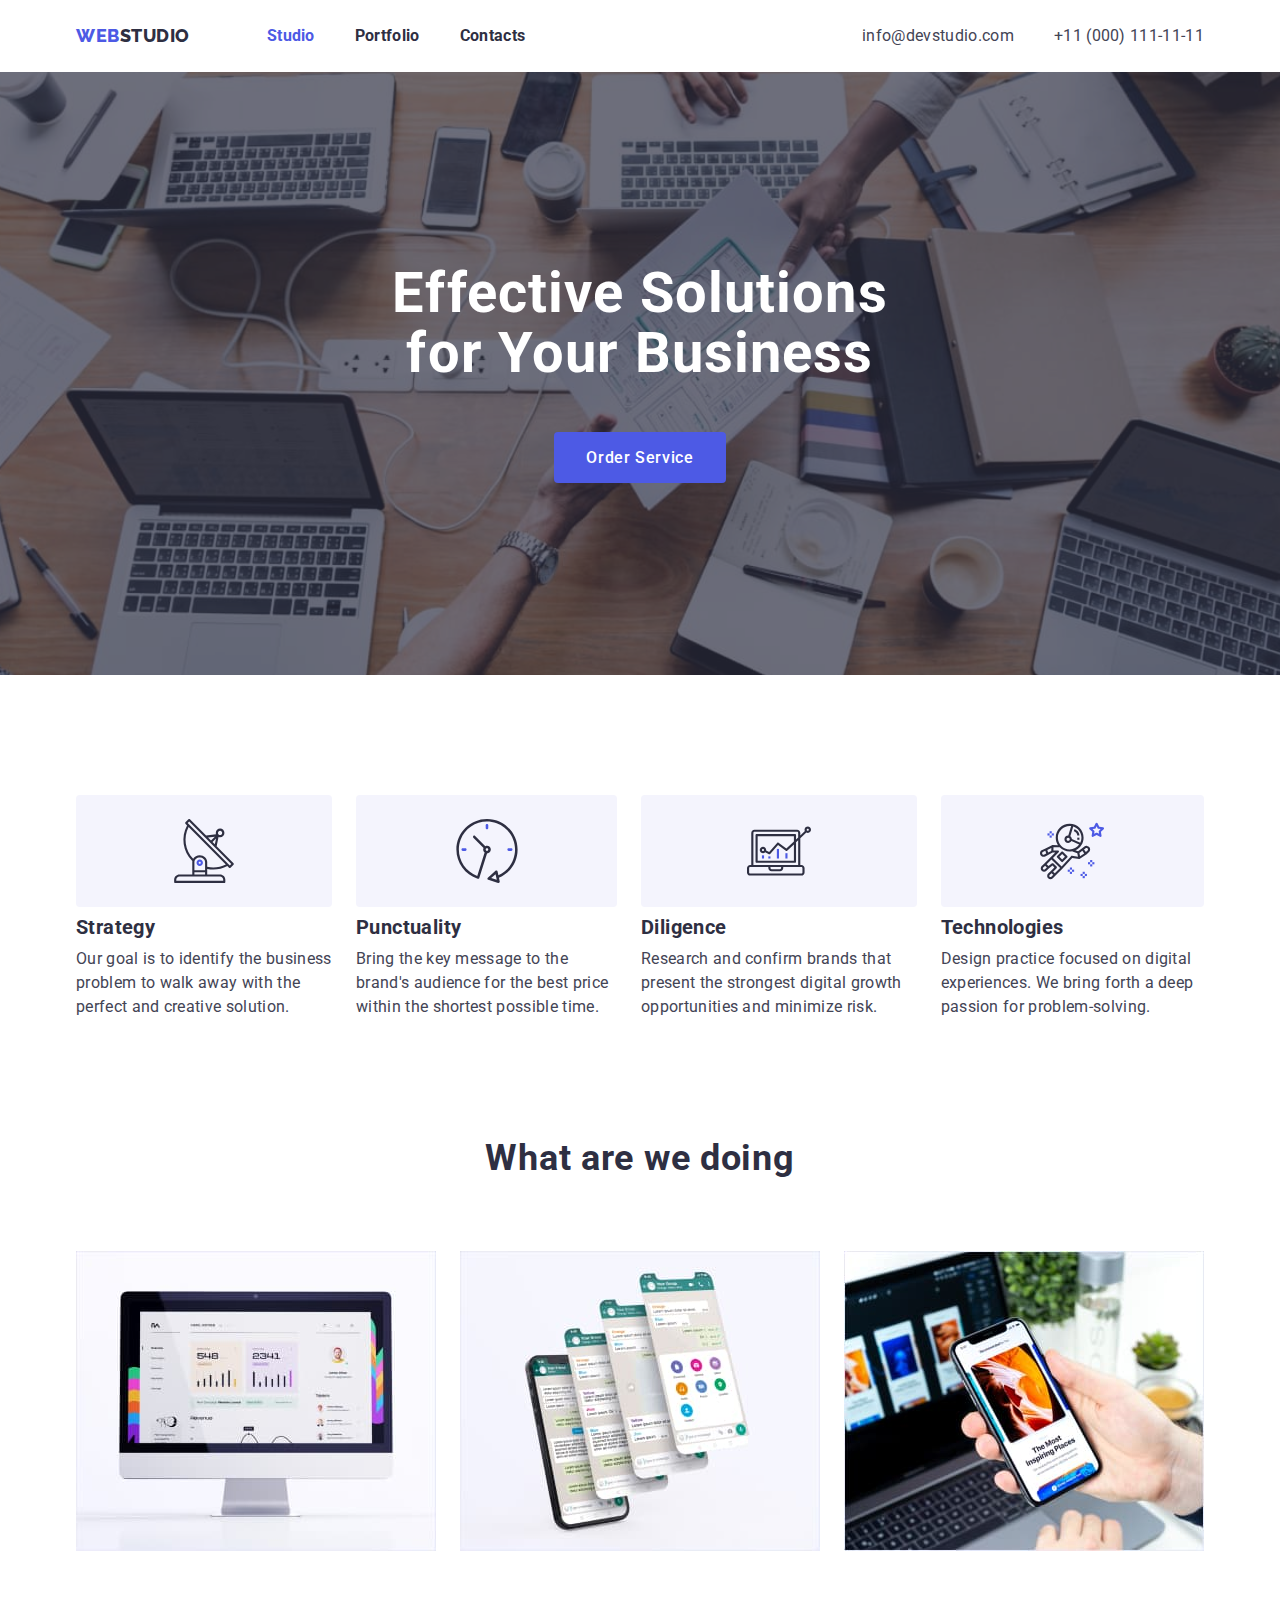
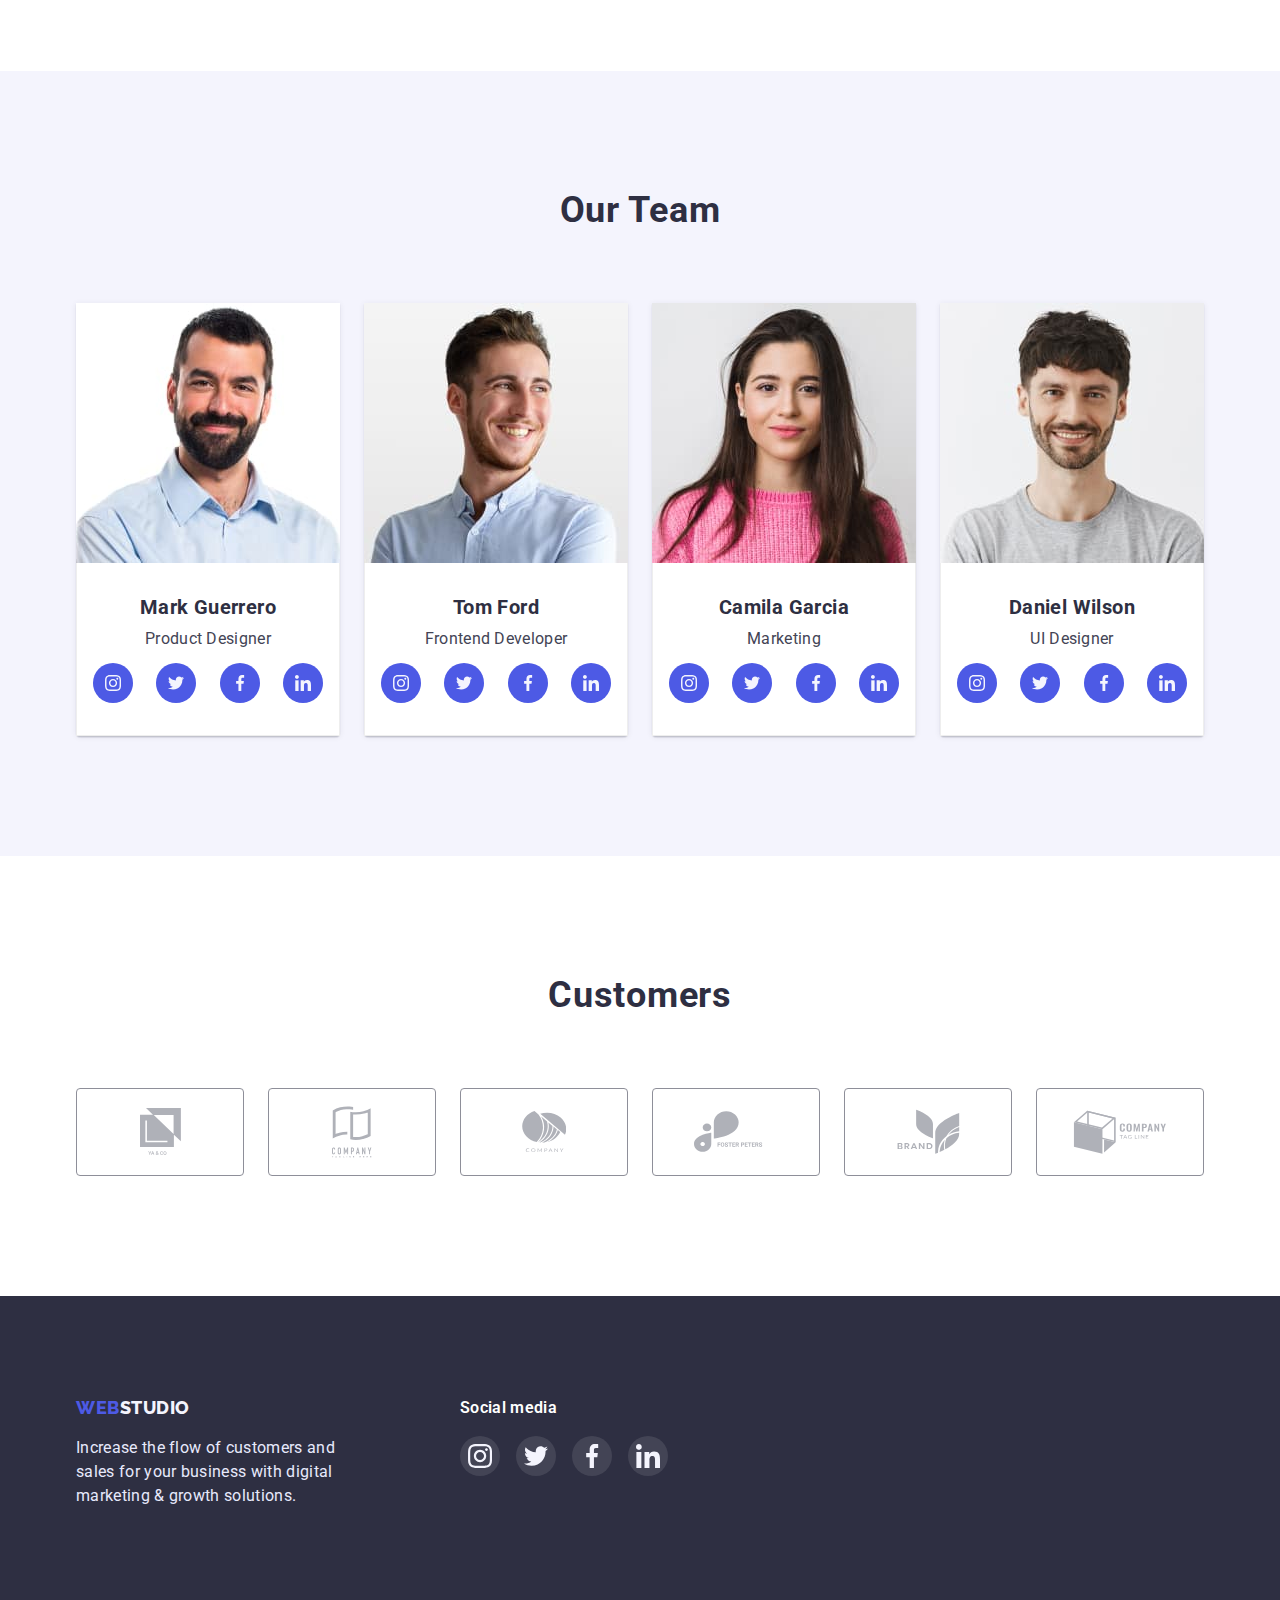
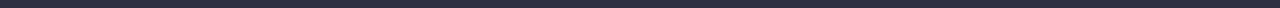
<file: index.html>
<!DOCTYPE html>
<html lang="en">
  <head>
    <meta charset="UTF-8" />
    <meta http-equiv="X-UA-Compatible" content="IE=edge" />
    <meta name="viewport" content="width=device-width, initial-scale=1.0" />
    <title>WebStudio</title>
    <link
      rel="stylesheet"
      href="https://cdnjs.cloudflare.com/ajax/libs/modern-normalize/1.0.0/modern-normalize.min.css"
    />
    <link
      href="https://fonts.googleapis.com/css2?family=Raleway:wght@800&family=Roboto:wght@400;500;700&display=swap"
      rel="stylesheet"
    />
    <link rel="stylesheet" href="./css/styles.css" />
  </head>
  <body>
    <header>
      <div class="container">
        <div class="main_nav">
          <a href="/" class="labe_studio">
            <span class="labe_web">WEB</span>STUDIO
          </a>
          <nav>
            <ul class="list_nav">
              <li class="item_list_nav">
                <a href="" class="nav_item nav_list_active"> Studio</a>
              </li>
              <li class="item_list_nav">
                <a href="./portfolio.html" class="nav_item"> Portfolio</a>
              </li>
              <li class="item_list_nav">
                <a href="" class="nav_item"> Contacts</a>
              </li>
            </ul>
          </nav>
          <ul class="contact_nav">
            <li class="contact_nav-item">
              <a href="mailto:" class="color_contact">info@devstudio.com</a>
            </li>
            <li class="contact_nav-item">
              <a href="tel:" class="color_contact">+11 (000) 111-11-11</a>
            </li>
          </ul>
        </div>
      </div>
    </header>
    <main>
      <!-- ---------------HERO----------------- -->

      <section class="hero">
        <h1 class="title-hero">Effective Solutions for Your Business</h1>

        <div class="parent_button">
          <button type="button" class="btn_hero">Order Service</button>
        </div>
      </section>

      <!-- ------------advantages------------ -->
      <section class="section p_b_z">
        <h2 class="visually-hidden"></h2>
        <div class="container">
          <ul class="card_set-advantages">
            <li class="advantages_item">
              <div class="advantages_picture"></div>
              <h3 class="advantages_name">Strategy</h3>
              <p class="advantages_text">
                Our goal is to identify the business problem to walk away with
                the perfect and creative solution.
              </p>
            </li>
            <li class="advantages_item">
              <div class="advantages_picture"></div>
              <h3 class="advantages_name">Punctuality</h3>
              <p class="advantages_text">
                Bring the key message to the brand's audience for the best price
                within the shortest possible time.
              </p>
            </li>
            <li class="advantages_item">
              <div class="advantages_picture"></div>
              <h3 class="advantages_name">Diligence</h3>
              <p class="advantages_text">
                Research and confirm brands that present the strongest digital
                growth opportunities and minimize risk.
              </p>
            </li>
            <li class="advantages_item">
              <div class="advantages_picture"></div>
              <h3 class="advantages_name">Technologies</h3>
              <p class="advantages_text">
                Design practice focused on digital experiences. We bring forth a
                deep passion for problem-solving.
              </p>
            </li>
          </ul>
        </div>
      </section>
      <!-- ----------------our job--------------- -->
      <section class="section">
        <div class="container">
          <h2 class="title_our_job">What are we doing</h2>
          <ul class="card_set">
            <li class="card_set-item">
              <img
                src="./images/img1.jpg"
                alt="monitor"
                width="360"
                class="no_gap"
              />
            </li>
            <li class="card_set-item">
              <img
                src="./images/img2.jpg"
                alt="phone screen"
                width="360"
                class="no_gap"
              />
            </li>
            <li class="card_set-item">
              <img
                src="./images/img3.jpg"
                alt="phone"
                width="360"
                class="no_gap"
              />
            </li>
          </ul>
        </div>
      </section>
      <!-- ----------------team--------------- -->
      <section class="section team">
        <div class="container">
          <h2 class="title_team">Our Team</h2>
          <ul class="card_set">
            <li class="team_item">
              <img
                src="./images/portret_1.jpg"
                alt="portret"
                width="264"
                class="no_gap"
              />
              <div class="description_card">
                <h3 class="team_names">Mark Guerrero</h3>
                <p class="team_specialty">Product Designer</p>
                <ul class="social-link-list">
                  <li class="social-link-item">
                    <a href="" class="social-link-picture">
                      <svg class="icons-social">
                        <use href="./images/icons.svg#icon-instagram-svg"></use>
                      </svg>
                    </a>
                  </li>
                  <li class="social-link-item">
                    <a href="" class="social-link-picture">
                      <svg class="icons-social">
                        <use href="./images/icons.svg#icon-twitter-svg"></use>
                      </svg>
                    </a>
                  </li>
                  <li class="social-link-item">
                    <a href="" class="social-link-picture">
                      <svg class="icons-social">
                        <use href="./images/icons.svg#icon-facebook-svg"></use>
                      </svg>
                    </a>
                  </li>
                  <li class="social-link-item">
                    <a href="" class="social-link-picture">
                      <svg class="icons-social">
                        <use href="./images/icons.svg#icon-linkedin-svg"></use>
                      </svg>
                    </a>
                  </li>
                </ul>
              </div>
            </li>
            <li class="team_item">
              <img
                src="./images/portret_2.jpg"
                alt="portret"
                width="264"
                class="no_gap"
              />
              <div class="description_card">
                <h3 class="team_names">Tom Ford</h3>
                <p class="team_specialty">Frontend Developer</p>
                <ul class="social-link-list">
                  <li class="social-link-item">
                    <a href="" class="social-link-picture">
                      <svg class="icons-social">
                        <use href="./images/icons.svg#icon-instagram-svg"></use>
                      </svg>
                    </a>
                  </li>
                  <li class="social-link-item">
                    <a href="" class="social-link-picture">
                      <svg class="icons-social">
                        <use href="./images/icons.svg#icon-twitter-svg"></use>
                      </svg>
                    </a>
                  </li>
                  <li class="social-link-item">
                    <a href="" class="social-link-picture">
                      <svg class="icons-social">
                        <use href="./images/icons.svg#icon-facebook-svg"></use>
                      </svg>
                    </a>
                  </li>
                  <li class="social-link-item">
                    <a href="" class="social-link-picture">
                      <svg class="icons-social">
                        <use href="./images/icons.svg#icon-linkedin-svg"></use>
                      </svg>
                    </a>
                  </li>
                </ul>
              </div>
            </li>
            <li class="team_item">
              <img
                src="./images/portret_3.jpg"
                alt="portret"
                width="264"
                class="no_gap"
              />
              <div class="description_card">
                <h3 class="team_names">Camila Garcia</h3>
                <p class="team_specialty">Marketing</p>
                <ul class="social-link-list">
                  <li class="social-link-item">
                    <a href="" class="social-link-picture">
                      <svg class="icons-social">
                        <use href="./images/icons.svg#icon-instagram-svg"></use>
                      </svg>
                    </a>
                  </li>
                  <li class="social-link-item">
                    <a href="" class="social-link-picture">
                      <svg class="icons-social">
                        <use href="./images/icons.svg#icon-twitter-svg"></use>
                      </svg>
                    </a>
                  </li>
                  <li class="social-link-item">
                    <a href="" class="social-link-picture">
                      <svg class="icons-social">
                        <use href="./images/icons.svg#icon-facebook-svg"></use>
                      </svg>
                    </a>
                  </li>
                  <li class="social-link-item">
                    <a href="" class="social-link-picture">
                      <svg class="icons-social">
                        <use href="./images/icons.svg#icon-linkedin-svg"></use>
                      </svg>
                    </a>
                  </li>
                </ul>
              </div>
            </li>
            <li class="team_item">
              <img
                src="./images/portret_4.jpg"
                alt="portret"
                width="264"
                class="no_gap"
              />
              <div class="description_card">
                <h3 class="team_names">Daniel Wilson</h3>
                <p class="team_specialty">UI Designer</p>
                <ul class="social-link-list">
                  <li class="social-link-item">
                    <a href="" class="social-link-picture">
                      <svg class="icons-social">
                        <use href="./images/icons.svg#icon-instagram-svg"></use>
                      </svg>
                    </a>
                  </li>
                  <li class="social-link-item">
                    <a href="" class="social-link-picture">
                      <svg class="icons-social">
                        <use href="./images/icons.svg#icon-twitter-svg"></use>
                      </svg>
                    </a>
                  </li>
                  <li class="social-link-item">
                    <a href="" class="social-link-picture">
                      <svg class="icons-social">
                        <use href="./images/icons.svg#icon-facebook-svg"></use>
                      </svg>
                    </a>
                  </li>
                  <li class="social-link-item">
                    <a href="" class="social-link-picture">
                      <svg class="icons-social">
                        <use href="./images/icons.svg#icon-linkedin-svg"></use>
                      </svg>
                    </a>
                  </li>
                </ul>
              </div>
            </li>
          </ul>
        </div>
      </section>

      <!-- ---------------CUSTOMERS------------ -->
      <section class="section">
        <div class="container">
          <h2 class="title_our_job">Customers</h2>
          <ul class="customer-link">
            <li class="customer-list">
              <a href="" class="customer-item">
                <svg class="customer-icon-one">
                  <use href="./images/icons.svg#icon-group-1"></use>
                </svg>
              </a>
            </li>

            <li class="customer-list">
              <a href="" class="customer-item">
                <svg class="customer-icon-two">
                  <use href="./images/icons.svg#icon-group--2"></use>
                </svg>
              </a>
            </li>

            <li class="customer-list">
              <a href="" class="customer-item">
                <svg class="customer-icon-three">
                  <use href="./images/icons.svg#icon-group-3"></use>
                </svg>
              </a>
            </li>
            <li class="customer-list">
              <a href="" class="customer-item">
                <svg class="customer-icon-four">
                  <use href="./images/icons.svg#icon-group-4"></use>
                </svg>
              </a>
            </li>
            <li class="customer-list">
              <a href="" class="customer-item">
                <svg class="customer-icon-five">
                  <use href="./images/icons.svg#icon-group-5"></use>
                </svg>
              </a>
            </li>
            <li class="customer-list">
              <a href="" class="customer-item">
                <svg class="customer-icon-six">
                  <use href="./images/icons.svg#icon-group-6"></use>
                </svg>
              </a>
            </li>
          </ul>
        </div>
      </section>
    </main>
    <!-- --------------------------FOOTER------------------ -->
    <footer class="footer">
      <div class="container-all-footer">
        <div class="container_footer">
          <a href="/" class="footer_studio">
            <span class="footer_web">WEB</span>STUDIO
          </a>
          <p class="footer_text">
            Increase the flow of customers and sales for your business with
            digital marketing & growth solutions.
          </p>
        </div>

        <div class="container-social-media">
          <h3 class="footer-text-social">Social media</h3>
          <ul class="footer-icon-list">
            <li>
              <a href="" class="footer-icon-link footer-icon-item link-insta">
                <svg class="icons-social-footer">
                  <use href="./images/icons.svg#icon-instagram-svg"></use>
                </svg>
              </a>
            </li>
            <li>
              <a href="" class="footer-icon-link footer-icon-item link-twit">
                <svg class="icons-social-footer">
                  <use href="./images/icons.svg#icon-twitter-svg"></use>
                </svg>
              </a>
            </li>
            <li>
              <a href="" class="footer-icon-link footer-icon-item link-faceb">
                <svg class="icons-social-footer">
                  <use href="./images/icons.svg#icon-facebook-svg"></use>
                </svg>
              </a>
            </li>
            <li>
              <a href="" class="footer-icon-link footer-icon-item link-lincd">
                <svg class="icons-social-footer">
                  <use href="./images/icons.svg#icon-linkedin-svg"></use>
                </svg>
              </a>
            </li>
          </ul>
        </div>
      </div>
    </footer>
  </body>
</html>
</file>
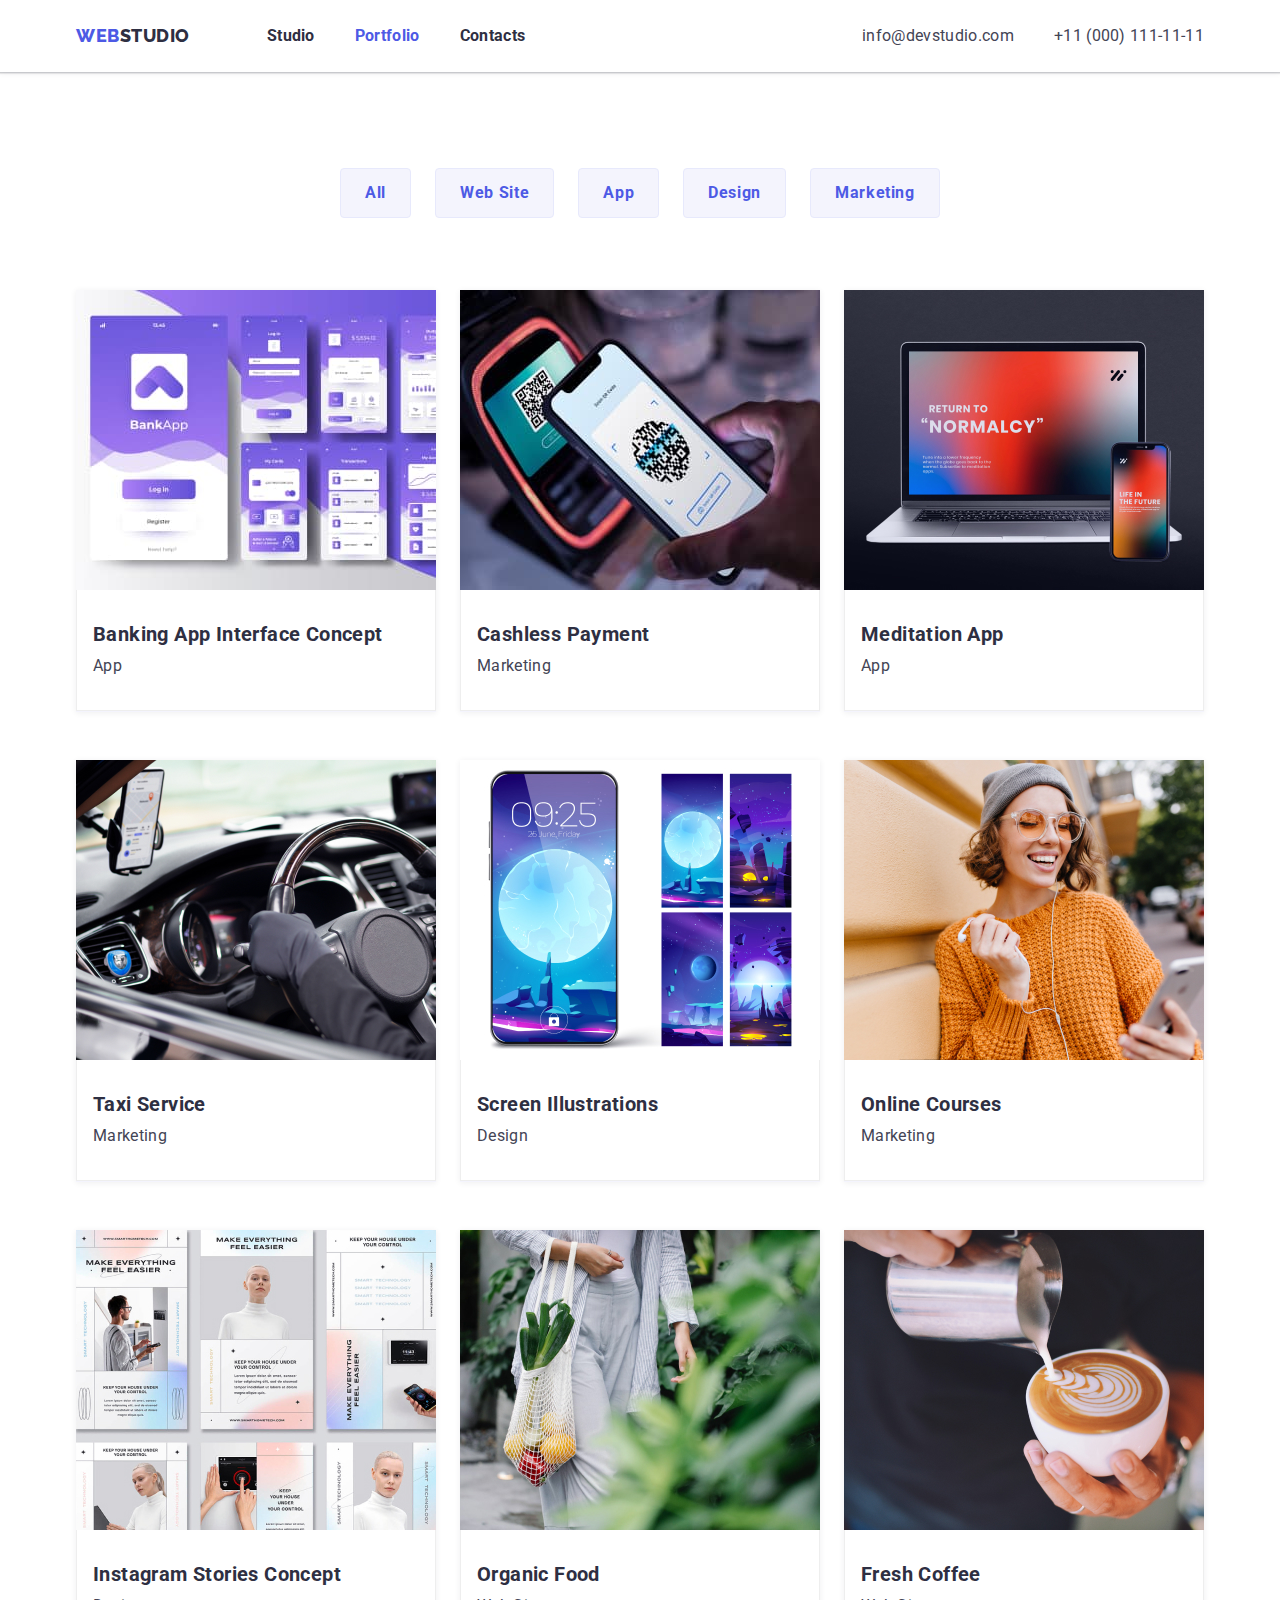
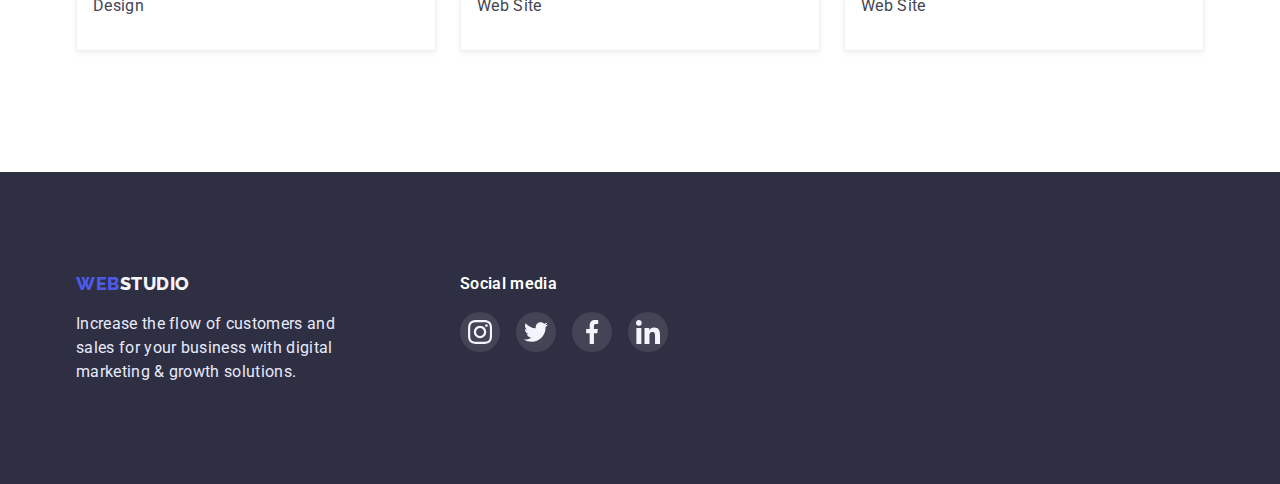
<file: portfolio.html>
<!DOCTYPE html>
<html lang="en">
  <head>
    <meta charset="UTF-8" />
    <meta http-equiv="X-UA-Compatible" content="IE=edge" />
    <meta name="viewport" content="width=device-width, initial-scale=1.0" />
    <title>Portfolio</title>
    <link
      rel="stylesheet"
      href="https://cdnjs.cloudflare.com/ajax/libs/modern-normalize/1.0.0/modern-normalize.min.css"
    />
    <link
      href="https://fonts.googleapis.com/css2?family=Raleway:wght@800&family=Roboto:wght@400;500;700&display=swap"
      rel="stylesheet"
    />
    <link rel="stylesheet" href="./css/styles.css" />
  </head>
  <body>
    <header class="header">
      <div class="container">
        <div class="main_nav">
          <a href="/">
            <p class="labe_studio"><span class="labe_web">WEB</span>STUDIO</p>
          </a>
          <nav>
            <ul class="list_nav">
              <li class="item_list_nav">
                <a href="./index.html" class="nav_item"> Studio</a>
              </li>
              <li class="item_list_nav">
                <a href="./portfolio.html" class="nav_item nav_list_active">
                  Portfolio</a
                >
              </li>
              <li class="item_list_nav">
                <a href="" class="nav_item"> Contacts</a>
              </li>
            </ul>
          </nav>
          <ul class="contact_nav">
            <li class="contact_nav-item">
              <a href="mailto:" class="color_contact">info@devstudio.com</a>
            </li>
            <li class="contact_nav-item">
              <a href="tel:" class="color_contact">+11 (000) 111-11-11</a>
            </li>
          </ul>
        </div>
      </div>
    </header>
    <main>
      <section class="section section_portfolio-padding-top">
        <div class="container">
          <h1 class="visually-hidden">Examples of our work</h1>
          <ul class="list_button">
            <li><button type="button" class="btn_portfolio">All</button></li>
            <li>
              <button type="button" class="btn_portfolio">Web Site</button>
            </li>
            <li><button type="button" class="btn_portfolio">App</button></li>
            <li><button type="button" class="btn_portfolio">Design</button></li>
            <li>
              <button type="button" class="btn_portfolio">Marketing</button>
            </li>
          </ul>

          <!-- ------------------------------------nine-cards---------------------- -->

          <ul class="card-set_portfolio">
            <li>
              <a href="" class="card_item">
                <img
                  src="./images/card_1.jpg"
                  alt="Interface_Concept"
                  width="360"
                  class="no_gap"
                />
                <div class="description_card">
                  <h2 class="advantages_name">Banking App Interface Concept</h2>
                  <p class="advantages_text">App</p>
                </div>
              </a>
            </li>
            <li>
              <a href="" class="card_item">
                <img
                  src="./images/card_2.jpg"
                  alt="picture"
                  width="360"
                  class="no_gap"
                />
                <div class="description_card">
                  <h2 class="advantages_name">Cashless Payment</h2>
                  <p class="advantages_text">Marketing</p>
                </div>
              </a>
            </li>
            <li>
              <a href="" class="card_item">
                <img
                  src="./images/card_3.jpg"
                  alt="notebook"
                  width="360"
                  class="no_gap"
                />
                <div class="description_card">
                  <h2 class="advantages_name">Meditation App</h2>
                  <p class="advantages_text">App</p>
                </div>
              </a>
            </li>
            <li>
              <a href="" class="card_item">
                <img
                  src="./images/card_4.jpg"
                  alt="car"
                  width="360"
                  class="no_gap"
                />
                <div class="description_card">
                  <h2 class="advantages_name">Taxi Service</h2>
                  <p class="advantages_text">Marketing</p>
                </div>
              </a>
            </li>
            <li>
              <a href="" class="card_item">
                <img
                  src="./images/card_5.jpg"
                  alt="phone"
                  width="360"
                  class="no_gap"
                />
                <div class="description_card">
                  <h2 class="advantages_name">Screen Illustrations</h2>
                  <p class="advantages_text">Design</p>
                </div>
              </a>
            </li>
            <li>
              <a href="" class="card_item">
                <img
                  src="./images/card_6.jpg"
                  alt="girl"
                  width="360"
                  class="no_gap"
                />
                <div class="description_card">
                  <h2 class="advantages_name">Online Courses</h2>
                  <p class="advantages_text">Marketing</p>
                </div>
              </a>
            </li>
            <li>
              <a href="" class="card_item">
                <img
                  src="./images/card_7.jpg"
                  alt="instagram"
                  width="360"
                  class="no_gap"
                />
                <div class="description_card">
                  <h2 class="advantages_name">Instagram Stories Concept</h2>
                  <p class="advantages_text">Design</p>
                </div>
              </a>
            </li>
            <li>
              <a href="" class="card_item">
                <img
                  src="./images/card_8.jpg"
                  alt="Organic_Food"
                  width="360"
                  class="no_gap"
                />
                <div class="description_card">
                  <h2 class="advantages_name">Organic Food</h2>
                  <p class="advantages_text">Web Site</p>
                </div>
              </a>
            </li>
            <li>
              <a href="" class="card_item">
                <img
                  src="./images/card_2_&_9.jpg"
                  alt="cofe"
                  width="360"
                  class="no_gap"
                />
                <div class="description_card">
                  <h2 class="advantages_name">Fresh Coffee</h2>
                  <p class="advantages_text">Web Site</p>
                </div>
              </a>
            </li>
          </ul>
        </div>
      </section>
    </main>

    <footer class="footer">
      <div class="container-all-footer">
        <div class="container_footer">
          <a href="/" class="footer_studio">
            <span class="footer_web">WEB</span>STUDIO
          </a>
          <p class="footer_text">
            Increase the flow of customers and sales for your business with
            digital marketing & growth solutions.
          </p>
        </div>

        <div class="container-social-media">
          <h3 class="footer-text-social">Social media</h3>
          <ul class="footer-icon-list">
            <li>
              <a href="" class="footer-icon-link footer-icon-item link-insta">
                <svg class="icons-social-footer">
                  <use href="./images/icons.svg#icon-instagram-svg"></use>
                </svg>
              </a>
            </li>
            <li>
              <a href="" class="footer-icon-link footer-icon-item link-twit">
                <svg class="icons-social-footer">
                  <use href="./images/icons.svg#icon-twitter-svg"></use>
                </svg>
              </a>
            </li>
            <li>
              <a href="" class="footer-icon-link footer-icon-item link-faceb">
                <svg class="icons-social-footer">
                  <use href="./images/icons.svg#icon-facebook-svg"></use>
                </svg>
              </a>
            </li>
            <li>
              <a href="" class="footer-icon-link footer-icon-item link-lincd">
                <svg class="icons-social-footer">
                  <use href="./images/icons.svg#icon-linkedin-svg"></use>
                </svg>
              </a>
            </li>
          </ul>
        </div>
      </div>
    </footer>
  </body>
</html>
</file>
<file: css/styles.css>
:root {
    --brand-button-color:#4D5AE5;
    --basic-color:#2E2F42;
    --minor-color: #434455;
    --hero-bg-color:#2E2F42;
    --btn-bgc-hero:#404BBF;
    --text-white-color:#FFFFFF;
    --footer-text-studio:#F4F4FD;
    --footer-text :#E7E9FC;
    

}

h1,h2,h3,h4,p,ul{
    padding-left: 0;
    margin: 0;}
a {text-decoration: none;
}

body {
    font-family: 'Roboto', sans-serif;
    /* font-family: 'Raleway', sans-serif; */
    color: var(--minor-color);
    background-color: var(--text-white-color);
}


li{list-style-type: none;}

.visually-hidden {
    position: absolute;
    white-space: nowrap;
    width: 1px;
    height: 1px;
    overflow: hidden;
    border: 0;
    padding: 0;
    clip: rect(0 0 0 0);
    clip-path: inset(50%);
    margin: -1px;
}

.header{
    background-color: var(--text-white-color);
box-shadow: 0px 2px 1px rgba(46, 47, 66, 0.08), 0px 1px 1px rgba(46, 47, 66, 0.16), 0px 1px 6px rgba(46, 47, 66, 0.08);}

.container{
    max-width: 1128px;
    margin: 0 auto;
        padding: 0 ;
}
.no_gap{display: block;}

.section{
    padding-top: 120px;
    padding-bottom: 120px;}

    .p_b_z{padding-bottom: 0px;}


/* 12345 */
/* -----------------------HEADER-------------------------------- */

.main_nav{
       display: flex;
       align-items: center;}



.labe_web{
        color:var(--brand-button-color);
        font-family: 'Raleway', sans-serif;}

.labe_studio{
        font-family: 'Raleway', sans-serif;
        color:var(--basic-color);
        font-family: 'Raleway';
        font-style: normal;
        font-weight: 800;
        font-size: 18px;
        line-height: 1.33;
        letter-spacing: 0.03em;
        padding-top: 24px;
        padding-bottom: 24px;
         
        
}

.list_nav{
    display: flex;
    margin-left: 77px;
}

.nav_item{
     display: block;
     color: var(--basic-color);
     font-weight: 700;
     font-size: 16px;
     line-height: 1.5;
     letter-spacing: 0.02em;
     padding-top: 24px;
     padding-bottom: 24px;
     
    
    

}

.item_list_nav{
       margin-right: 40px;
}

.item_list_nav:last-child{
      margin-right: 0px;
}




.nav_item:hover,.nav_item:focus{
       color: var(--minor-color);
}

.nav_list_active{
       color: var(--brand-button-color);
    }



.contact_nav{
       display: flex;
        margin-left: auto;
}


 .color_contact{
        color: var(--minor-color);
        font-weight: 400;
        font-size: 16px;
        line-height: 1.5;
        letter-spacing: 0.02em;
        padding-top: 24px;
         padding-bottom: 24px;
         display: block;
        
        
    
 }


    .contact_nav .contact_nav-item+.contact_nav-item{margin-left: 40px;}


 .color_contact:hover,.color_contact:focus{color: var(--brand-button-color);}
/* -------------------------------hero--------------------- */
 .hero{
    
    background-image:url(../images/Dark-bg.png), url(../images/people-office.jpg);
    background-repeat: no-repeat;
    background-size: 1600px;
    background-position: center;
    
   
    color: #404BBF;
    padding-top: 192px;
    padding-bottom: 192px;
    
    
}
.fon{background-color:   #2E2F42;
    opacity: 0.7;}


.title-hero {
        color:var(--text-white-color);
         font-weight: 700;
        font-size: 56px;
        line-height: 1.07;
        text-align: center;
        letter-spacing: 0.02em;
        width: 496px;
        margin-left: auto;
        margin-right: auto;
        
       
}
.btn_hero{

            background-color: var(--brand-button-color);
            color: var(--text-white-color);
            border-radius: 4px;
            border: currentColor;
            font-weight: 500;
            font-size: 16px;
            line-height: 1.19;
            letter-spacing: 0.04em;
            cursor: pointer;
            font-family: 'Roboto',
                    sans-serif;
             padding: 16px 32px;
             margin-top: 48px;
            }

    .parent_button{display: flex;
    justify-content: center;}


.btn_hero:hover,.btn_hero:focus{box-shadow: 0px 1px 6px rgba(46, 47, 66, 0.08), 0px 1px 1px rgba(46, 47, 66, 0.16), 0px 2px 1px rgba(46, 47, 66, 0.08);}
.btn_hero:active{background-color:var(--btn-bgc-hero);}
/* -----------------------advantages---------------- */

/* .advantages_picture{
    
    height: 112px;
    background-color:var(--footer-text-studio);
    border-radius: 4px;
    margin-bottom: 8px;} */
        

.advantages_item{
    flex-basis:calc((100%-72px)/4) ;
    
}
.advantages_item::before{
    content:"";
    height: 112px;
     
    background-color:var(--footer-text-studio); 
    display: block; 
    
    border-radius: 4px;
    margin-bottom: 8px;

    
    background-repeat: no-repeat;
    background-position: center;

}

.advantages_item:nth-child(1)::before{

background-image: url(../images/antenna-1.svg);
}

.advantages_item:nth-child(2)::before {

    background-image: url(../images/clock-1.svg);
}

.advantages_item:nth-child(3)::before {

    background-image: url(../images/diagram-1.svg);
}
.advantages_item:nth-child(4)::before {

    background-image: url(../images/astronaut-1.svg);
}



.advantages_name{
    color: var(--basic-color);
    font-weight: 700;
    font-size: 20px;
    line-height: 1.2;
    letter-spacing: 0.02em;
    margin-bottom: 8px;
}

.advantages_text{
   color: var(--minor-color);
    font-weight: 400;
    font-size: 16px;
    line-height: 1.5;
    letter-spacing: 0.02em;
   
    
}

.card_set-advantages {
    
    display: flex;
    justify-content: space-between;
    gap: 24px;}
/* ---------------------our-job-------------- */
.title_our_job{
        color: var(--basic-color);
        font-weight: 700;
        font-size: 36px;
        line-height: 1.11;
        letter-spacing: 0.02em;
        text-align: center;
        margin-bottom: 72px;
}

.card_set{display: flex;
justify-content: space-between;
gap: 24px;
flex-wrap: wrap;}



/* ------------------team------------------ */
.team{background-color: var(--footer-text-studio);}
.title_team{
   color: var(--basic-color);
    font-weight: 700;
    font-size: 36px;
    line-height: 1.11;
    letter-spacing: 0.02em;
    text-align: center;
    margin-bottom: 72px;
}

.team_item{background-color: var(--text-white-color);
box-shadow: 0px 1px 6px rgba(46, 47, 66, 0.08), 0px 1px 1px rgba(46, 47, 66, 0.16), 0px 2px 1px rgba(46, 47, 66, 0.08);
    border-radius: 0px 0px 4px 4px;}

.team_names{
    color: var(--basic-color);
        font-weight: 700;
        font-size: 20px;
        line-height: 1.2;
        letter-spacing: 0.02em;
        margin-bottom: 8px;
        text-align: center;

}
.team_specialty{
color: var(--minor-color);
    font-weight: 400;
    font-size: 16px;
    line-height: 1.5;
    letter-spacing: 0.02em;
    text-align: center;
    margin-bottom: 12px;
}


/* ---------------social-link-------------- */
.social-link-list{
    display: flex;
    justify-content: space-between;
    
    

}





.social-link-picture{
    width: 40px;
    height: 40px;
    border-radius: 50%;
    background-color:var(--brand-button-color);
    display: flex;
    justify-content: center;
    align-items: center;
    
    
    

}

.icons-social{

 fill: #F4F4FD;;
 width: 16px;
height: 16px;
} 



/* --------------CUSTOMERS-------------------- */
.customer-link{
    display: flex;
    justify-content: space-between;
    gap: 24px;
    
}
   .customer-item{
    padding: 16px 32px;
    flex-basis: calc((100%-120px)/6);
    height: 88px;
    border: 1px solid #8E8F99;
    border-radius: 4px;

         display: flex;
        justify-content: center;
        align-items: center;

        
   }
    .customer-item:hover{
    border: 1px solid var(--brand-button-color);
    
    }
        .customer-item:focus {
            border: 1px solid var(--brand-button-color);
    
        }
    .customer-item:hover .customer-icon-one{
        fill:var(--brand-button-color);
    }
         .customer-item:focus .customer-icon-one {
             fill: var(--brand-button-color);
         }

         .customer-item:hover .customer-icon-two {
             fill: var(--brand-button-color);
         }
    
         .customer-item:focus .customer-icon-two {
             fill: var(--brand-button-color);
         }

                  .customer-item:hover .customer-icon-three {
                      fill: var(--brand-button-color);
                  }
        
                  .customer-item:focus .customer-icon-three {
                      fill: var(--brand-button-color);
                  }

                                        .customer-item:hover .customer-icon-four {
                                            fill: var(--brand-button-color);
                                        }
                    
                                        .customer-item:focus .customer-icon-four {
                                            fill: var(--brand-button-color);
                                        }


                      .customer-item:hover .customer-icon-five {
                                      fill: var(--brand-button-color);
                                               }
                                                
                                      .customer-item:focus .customer-icon-five {
                                                fill: var(--brand-button-color);
                                                }

                                           .customer-item:hover .customer-icon-six {
                                                    fill: var(--brand-button-color);
                                              }
                                                
                                      .customer-item:focus .customer-icon-six {
                                                fill: var(--brand-button-color);
                                                        }




         .customer-list{
            width: 168px;
         }
   
   .customer-icon-one{
    fill: #AFB1B8;
    width: 41px;
    height: 47px;
   }
   .customer-icon-two{
    fill:#AFB1B8;
    width: 40px;
    height: 52px;
   }
   .customer-icon-three{
    fill:#AFB1B8;
    width: 44px;
    height: 41px;
   }
   .customer-icon-four{
    fill:#AFB1B8;
    width: 84px;
    height: 41px;
   }
.customer-icon-five{
    fill:#AFB1B8;
    width: 63px;
    height: 45px;
}
.customer-icon-six{
    fill:#AFB1B8;
    width: 94px;
    height: 44px;
}
   
   

   


/* ----------------------FOOTER------------------ */

.footer{
    background-color: var(--hero-bg-color);
    padding: 100px 0px; 
}

.container-all-footer{
    display: flex;
max-width: 1128px;
    margin: 0 auto;
    padding: 0;
}


.container_footer{
    width: 264px;
   
}


.footer_web {
    color: var(--brand-button-color);
    font-family: 'Raleway', sans-serif;
}

.footer_studio {
    font-family: 'Raleway', sans-serif;
    color: var(--footer-text-studio);
    font-family: 'Raleway';
    font-style: normal;
    font-weight: 800;
    font-size: 18px;
    line-height: 1.33;
    letter-spacing: 0.03em;
   

}
.footer_text{ 
        color: var(--footer-text);
        font-weight: 400;
        font-size: 16px;
        line-height: 1.5;
        margin-top: 16px;
    
        letter-spacing: 0.02em;}

        .container-social-media{
            
            width: 208px;
            margin-left: 120px;
            
        }

        .footer-text-social{
            color:var(--text-white-color);
            font-weight: 600;
                font-size: 16px;
                line-height: calc(24/16);
                letter-spacing: 0.02em;
                margin-bottom: 16px;
        }

        .footer-icon-list{
            display: flex;
            justify-content: space-between;
            
        }

        .footer-icon-item{
            display: flex;
            justify-content: center;
            align-items: center;
            width: 40px;
            height: 40px;
            border-radius: 50%;
            background-color:  rgba(255, 255, 255, 0.1);;
            }

            

            .footer-icon-item:hover{
                background-color:#31D0AA;
            }

                        .footer-icon-item:focus {
                            background-color: #31D0AA;
                        }
            
            .icons-social-footer {
            
                fill: #F4F4FD;
                ;
                width: 24px;
                height: 24px;
            }

        .footer-icon-link{
            }


    /* ============================PORTFOLIO================================ */

      .section_portfolio-padding-top{padding-top: 96px;}

    .btn_portfolio{ 
         font-family: 'Roboto',
            sans-serif;
         background-color: var(--footer-text-studio);
         color: var(--brand-button-color);
         border: 1px solid #E7E9FC;
         border-radius: 4px;
         font-weight: 700;
         font-size: 16px;
         line-height: 1.5;
         letter-spacing: 0.04em;
         cursor: pointer;
         padding: 12px 24px;
         
    }
    .btn_portfolio:hover,.btn_portfolio:focus{ 
        color: var(--footer-text-studio);
         background-color: var(--brand-button-color);
        border: 1px solid transparent;
        box-shadow: 0px 3px 1px rgba(0, 0, 0, 0.1), 0px 2px 1px rgba(0, 0, 0, 0.08), 0px 2px 2px rgba(0, 0, 0, 0.12);
        }
     
    
    .card_item{
        display: block;
            border-bottom-width: 0.5px;
            border-bottom-style: solid;
            border-bottom-color: #F4F4FD;
            box-shadow: 0px 1px 6px rgba(46, 47, 66, 0.08);}

            .card_item:hover,.card_item:focus{
                box-shadow: 0px 1px 6px rgba(46, 47, 66, 0.08), 0px 1px 1px rgba(46, 47, 66, 0.16), 0px 2px 1px rgba(46, 47, 66, 0.08);}


   .description_card{
    padding: 32px 16px;
    border-left:1px solid #EEEEEE ;
    border-bottom: 1px solid #EEEEEE;
    border-right: 1px solid #EEEEEE;

    }

    .list_button{
    display: flex;
    justify-content: center;
    gap: 24px;
     margin-bottom: 72px;}

    .card-set_portfolio{ 
    display: flex;
    flex-wrap: wrap;
    gap: 48px 24px;
}
</file>
